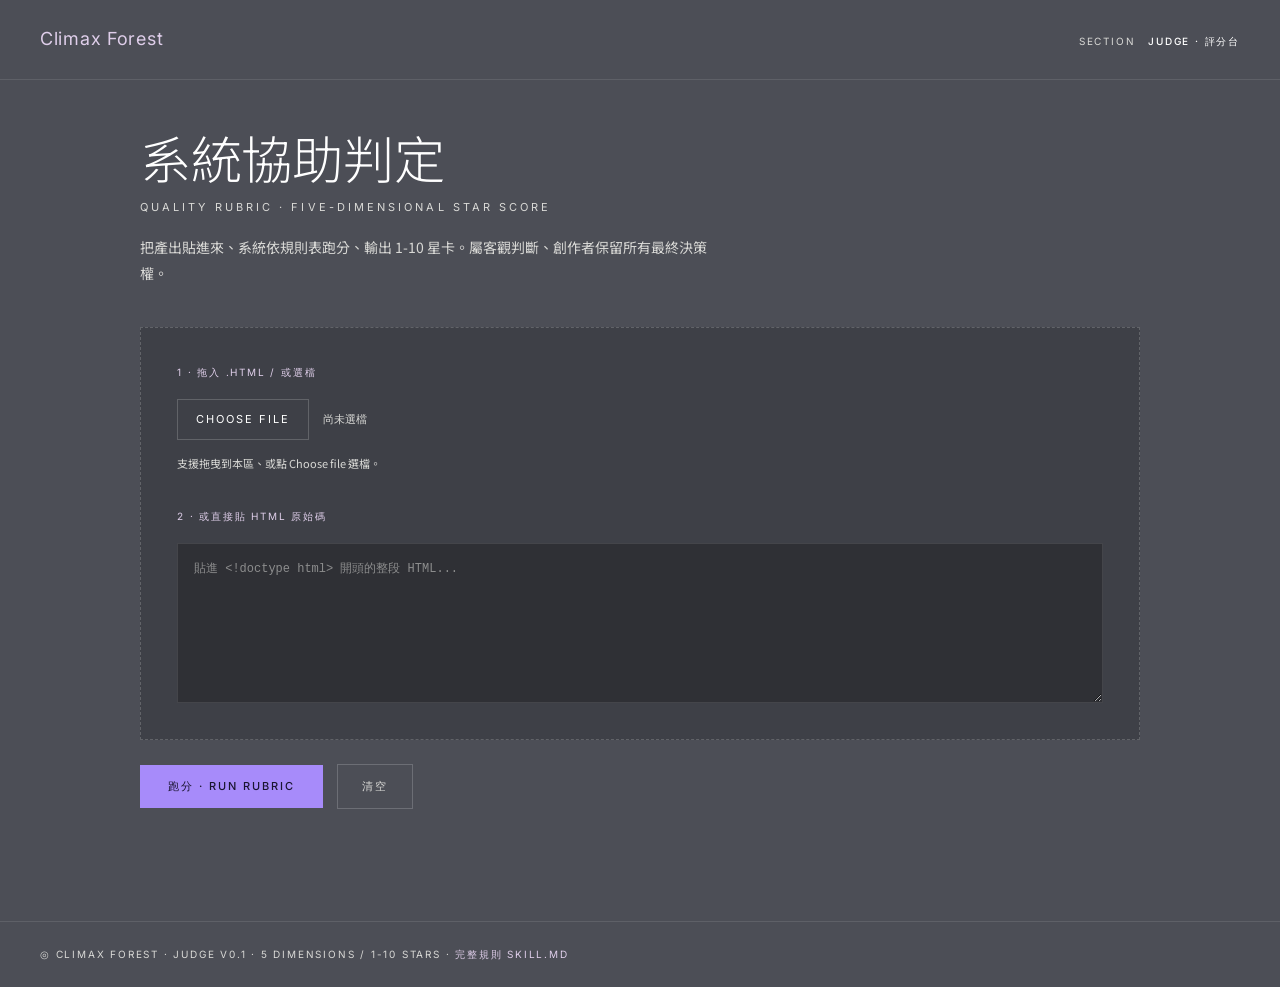
<file: judge/index.html>
<!DOCTYPE html>
<html lang="zh-Hant">
<head>
<meta charset="utf-8">
<meta name="viewport" content="width=device-width,initial-scale=1">
<title>Judge · 系統協助判定 · Climax Forest</title>
<meta name="theme-color" content="#4C4E56">
<link rel="preconnect" href="https://fonts.googleapis.com">
<link rel="preconnect" href="https://fonts.gstatic.com" crossorigin>
<link href="https://fonts.googleapis.com/css2?family=Inter:wght@300;400;500;700&family=Noto+Sans+TC:wght@300;400;500;700&display=swap" rel="stylesheet">
<style>
:root{
  --bg:#4C4E56;
  --bg-2:#63666A;
  --bg-3:#818387;
  --fg-mute:#D9D9D6;
  --fg:#FFFFFF;
  --iris-soft:#DFCEEA;
  --iris:#A78BFA;
  --hairline:rgba(255,255,255,0.10);
  --hairline-mid:rgba(255,255,255,0.18);
  --font-en:'Inter',-apple-system,BlinkMacSystemFont,sans-serif;
  --font-zh:'Noto Sans TC','PingFang TC','Yu Gothic',sans-serif;
  --tr-cap:0.18em;
  --tr-wide:0.28em;
  --ease:cubic-bezier(0.2,0,0,1);
  --dur:280ms;
}
*{box-sizing:border-box;}
html,body{margin:0;padding:0;background:var(--bg);color:var(--fg);font-family:var(--font-zh);line-height:1.7;-webkit-font-smoothing:antialiased;}
body{min-height:100vh;display:flex;flex-direction:column;}
@media (prefers-reduced-motion:reduce){*{animation:none!important;transition:none!important;}}

header.bar{
  display:flex;justify-content:space-between;align-items:baseline;
  padding:24px 40px;border-bottom:1px solid var(--hairline);
}
header.bar .brand{font-family:var(--font-en);font-size:18px;letter-spacing:0.04em;color:var(--iris-soft);}
header.bar .brand a{color:inherit;text-decoration:none;}
header.bar .crumb{font-family:var(--font-en);font-size:10px;letter-spacing:var(--tr-cap);color:var(--fg-mute);text-transform:uppercase;}
header.bar .crumb b{color:var(--fg);font-weight:500;margin-left:8px;}

main{flex:1;padding:48px 40px 80px;max-width:1080px;margin:0 auto;width:100%;}

.h-block{margin-bottom:40px;}
.h-zh{font-family:var(--font-zh);font-weight:300;font-size:clamp(32px,4vw,52px);line-height:1.15;margin:0 0 12px;letter-spacing:-0.005em;}
.h-en{font-family:var(--font-en);font-size:11px;letter-spacing:var(--tr-wide);text-transform:uppercase;color:var(--fg-mute);}
.h-lede{font-size:14px;color:var(--fg-mute);margin-top:18px;max-width:580px;line-height:1.85;}

.input-area{
  background:rgba(0,0,0,0.18);border:1px dashed var(--hairline-mid);border-radius:0;
  padding:36px;margin-bottom:24px;
  transition:border-color var(--dur) var(--ease),background var(--dur);
}
.input-area.dragover{border-color:var(--iris);background:rgba(167,139,250,0.08);}
.input-row{display:flex;flex-direction:column;gap:18px;}
.input-row label{font-family:var(--font-en);font-size:10px;letter-spacing:var(--tr-cap);color:var(--iris-soft);text-transform:uppercase;}
.input-row textarea{
  background:rgba(0,0,0,0.25);border:1px solid var(--hairline);color:var(--fg);
  font-family:'SF Mono','Menlo','Consolas',monospace;font-size:12px;line-height:1.6;
  padding:16px;min-height:160px;resize:vertical;width:100%;
}
.input-row textarea::placeholder{color:var(--fg-mute);opacity:0.55;}
.input-row .file-line{display:flex;align-items:center;gap:14px;flex-wrap:wrap;}
.input-row .file-line input[type=file]{display:none;}
.input-row .file-line .file-btn{
  display:inline-flex;align-items:center;gap:8px;
  background:transparent;border:1px solid var(--hairline-mid);color:var(--fg);
  font-family:var(--font-en);font-size:11px;letter-spacing:var(--tr-cap);text-transform:uppercase;
  padding:10px 18px;cursor:pointer;transition:border-color var(--dur),color var(--dur);
}
.input-row .file-line .file-btn:hover{border-color:var(--iris);color:var(--iris-soft);}
.input-row .file-line .file-name{font-family:var(--font-en);font-size:11px;color:var(--fg-mute);}
.input-row .hint{font-size:11px;color:var(--fg-mute);margin-top:-4px;}

.action-row{display:flex;gap:14px;align-items:center;flex-wrap:wrap;margin-bottom:32px;}
.btn-primary{
  background:var(--iris);color:#1a1530;border:none;
  font-family:var(--font-en);font-size:11px;letter-spacing:var(--tr-cap);text-transform:uppercase;font-weight:500;
  padding:14px 28px;cursor:pointer;transition:background var(--dur),transform var(--dur);
}
.btn-primary:hover{background:var(--iris-soft);}
.btn-primary:disabled{opacity:0.4;cursor:not-allowed;}
.btn-ghost{
  background:transparent;border:1px solid var(--hairline-mid);color:var(--fg-mute);
  font-family:var(--font-en);font-size:11px;letter-spacing:var(--tr-cap);text-transform:uppercase;
  padding:14px 24px;cursor:pointer;transition:border-color var(--dur),color var(--dur);
}
.btn-ghost:hover{border-color:var(--fg);color:var(--fg);}

.report{
  background:rgba(0,0,0,0.30);border:1px solid var(--hairline-mid);
  padding:36px;display:none;
}
.report.show{display:block;}
.report-head{display:flex;justify-content:space-between;align-items:baseline;border-bottom:1px solid var(--hairline);padding-bottom:18px;margin-bottom:28px;}
.report-head .ttl{font-family:var(--font-zh);font-weight:300;font-size:24px;}
.report-head .ttl .glyph{color:var(--iris);margin-right:8px;}
.report-head .meta{font-family:var(--font-en);font-size:10px;letter-spacing:var(--tr-cap);color:var(--fg-mute);text-transform:uppercase;}

.dim-row{display:grid;grid-template-columns:140px 1fr 70px;gap:18px;align-items:center;padding:14px 0;border-bottom:1px solid var(--hairline);}
.dim-row:last-of-type{border-bottom:none;}
.dim-row .dim-name{font-family:var(--font-zh);font-size:14px;color:var(--fg);}
.dim-row .dim-name .en{display:block;font-family:var(--font-en);font-size:9px;letter-spacing:var(--tr-cap);color:var(--fg-mute);text-transform:uppercase;margin-top:3px;}
.dim-row .stars{font-family:var(--font-en);font-size:18px;letter-spacing:0.04em;color:var(--iris);}
.dim-row .stars .empty{color:var(--bg-2);}
.dim-row .score{font-family:var(--font-en);font-size:13px;color:var(--fg);text-align:right;}
.dim-row .score .max{color:var(--fg-mute);}
.dim-row.na .stars{color:var(--bg-2);font-size:11px;letter-spacing:var(--tr-cap);}
.dim-row.na .score{color:var(--bg-2);}

.composite{
  margin-top:24px;padding:18px 0;border-top:2px solid var(--iris-soft);border-bottom:2px solid var(--iris-soft);
  display:flex;justify-content:space-between;align-items:baseline;
}
.composite .label{font-family:var(--font-en);font-size:11px;letter-spacing:var(--tr-cap);color:var(--iris-soft);text-transform:uppercase;}
.composite .value{font-family:var(--font-en);font-weight:500;font-size:24px;color:var(--fg);}
.composite .value .max{color:var(--fg-mute);font-size:14px;font-weight:300;}

.notes{margin-top:24px;}
.notes h4{font-family:var(--font-en);font-size:10px;letter-spacing:var(--tr-cap);color:var(--iris-soft);text-transform:uppercase;margin:0 0 12px;}
.notes ul{list-style:none;padding:0;margin:0;}
.notes li{padding:8px 0;font-size:13px;color:var(--fg-mute);border-bottom:1px solid var(--hairline);}
.notes li:last-child{border-bottom:none;}
.notes li::before{content:'· ';color:var(--iris);}

.disclaimer{
  margin-top:32px;padding-top:18px;border-top:1px solid var(--hairline);
  font-family:var(--font-en);font-size:10px;letter-spacing:0.04em;color:var(--fg-mute);
}
.disclaimer .glyph{color:var(--iris);}

.signals-toggle{
  margin-top:18px;
  font-family:var(--font-en);font-size:10px;letter-spacing:var(--tr-cap);color:var(--fg-mute);
  text-transform:uppercase;cursor:pointer;text-decoration:none;
  display:inline-flex;align-items:center;gap:6px;
}
.signals-toggle:hover{color:var(--iris-soft);}
.signals{display:none;margin-top:14px;font-family:'SF Mono','Menlo',monospace;font-size:11px;color:var(--fg-mute);background:rgba(0,0,0,0.2);padding:14px;line-height:1.8;}
.signals.show{display:block;}

footer{padding:24px 40px;border-top:1px solid var(--hairline);font-family:var(--font-en);font-size:10px;letter-spacing:var(--tr-cap);color:var(--fg-mute);text-transform:uppercase;}
footer a{color:var(--iris-soft);text-decoration:none;}
footer a:hover{color:var(--fg);}
</style>
</head>
<body>

<header class="bar">
  <div class="brand"><a href="/">Climax Forest</a></div>
  <div class="crumb">Section <b>Judge · 評分台</b></div>
</header>

<main>
  <div class="h-block">
    <h1 class="h-zh">系統協助判定</h1>
    <div class="h-en">Quality Rubric · Five-Dimensional Star Score</div>
    <p class="h-lede">把產出貼進來、系統依規則表跑分、輸出 1-10 星卡。屬客觀判斷、創作者保留所有最終決策權。</p>
  </div>

  <div class="input-area" id="dropzone">
    <div class="input-row">
      <label>1 · 拖入 .html / 或選檔</label>
      <div class="file-line">
        <label class="file-btn" for="file-input">Choose file</label>
        <input type="file" id="file-input" accept=".html,.htm,text/html">
        <span class="file-name" id="file-name">尚未選檔</span>
      </div>
      <div class="hint">支援拖曳到本區、或點 Choose file 選檔。</div>

      <label style="margin-top:18px;">2 · 或直接貼 HTML 原始碼</label>
      <textarea id="paste-input" placeholder="貼進 &lt;!doctype html&gt; 開頭的整段 HTML..."></textarea>
    </div>
  </div>

  <div class="action-row">
    <button class="btn-primary" id="run-btn">跑分 · Run Rubric</button>
    <button class="btn-ghost" id="clear-btn">清空</button>
  </div>

  <section class="report" id="report">
    <div class="report-head">
      <div class="ttl"><span class="glyph">◎</span>系統協助判定</div>
      <div class="meta" id="report-meta">—</div>
    </div>

    <div id="dims"></div>

    <div class="composite">
      <div class="label">綜合存活 · Composite</div>
      <div class="value" id="composite-value">—<span class="max"> / 10</span></div>
    </div>

    <div class="notes">
      <h4>注記 · Notes</h4>
      <ul id="notes-list"></ul>
    </div>

    <a class="signals-toggle" id="signals-toggle" href="#">▸ 顯示原始 signals（debug）</a>
    <pre class="signals" id="signals"></pre>

    <div class="disclaimer">
      <span class="glyph">◎</span> 客觀判斷 · 不代表創作意圖 · 創作者保留最終決策權
    </div>
  </section>
</main>

<footer>
  <span>◎ Climax Forest · Judge v0.1 · 5 dimensions / 1-10 stars · </span>
  <a href="../skills/quality-rubric/SKILL.md">完整規則 SKILL.md</a>
</footer>

<script>
'use strict';

const dimensions = [
  {key:'cohesion',     zh:'協調性',     en:'Cohesion'},
  {key:'consistency',  zh:'風格一致',   en:'Style Consistency'},
  {key:'visual2d',     zh:'2D 視覺力', en:'2D Visual Strength'},
  {key:'visual3d',     zh:'3D 視覺力', en:'3D Visual Strength'},
  {key:'originality',  zh:'獨創性',     en:'Originality'},
];

function $(id){return document.getElementById(id);}

function makeStars(n,total){
  if(n==null)return '<span style="color:var(--bg-2);font-size:11px;letter-spacing:0.18em;">N / A</span>';
  const filled = Math.round(n);
  const empty = total - filled;
  return '★'.repeat(filled) + '<span class="empty">' + '☆'.repeat(empty) + '</span>';
}

// ─── Heuristic scorer ────────────────────────────────
function scoreHTML(html){
  const sig = analyzeSignals(html);
  const scores = {};
  const notes = [];

  // 1. 協調性 / Cohesion
  // signals: font family count, color count, z-index spread, body element count
  let cohesion = 10;
  if(sig.fontFamilies > 5) {cohesion -= 3; notes.push('協調性：偵測到 ' + sig.fontFamilies + ' 種 font-family、>5 易視覺打架、可收斂至 ≤ 3');}
  else if(sig.fontFamilies > 3) cohesion -= 1;
  if(sig.distinctColors > 14) {cohesion -= 2; notes.push('協調性：偵測到 ' + sig.distinctColors + ' 種顏色 token、>14 易失系統感、可收斂');}
  else if(sig.distinctColors > 10) cohesion -= 1;
  if(sig.zIndexSpread > 200) {cohesion -= 1; notes.push('協調性：z-index 跨度 ' + sig.zIndexSpread + ' 過大、易出層級混亂');}
  scores.cohesion = Math.max(1, Math.min(10, cohesion));

  // 2. 風格一致 / Style Consistency
  // signals: kit metadata, axis comments, repeated class prefixes
  let consistency = 5; // baseline
  if(sig.hasKitMeta) consistency += 3;
  if(sig.hasAxisComments) consistency += 1;
  if(sig.classPrefixCohesion > 0.6) consistency += 1;
  else if(sig.classPrefixCohesion < 0.3) {consistency -= 1; notes.push('風格一致：class 命名分散、無共同前綴、Kit grammar 不明顯');}
  if(sig.fontFamilies > 5) consistency -= 2;
  scores.consistency = Math.max(1, Math.min(10, consistency));
  if(!sig.hasKitMeta) notes.push('風格一致：未偵測到 Kit metadata、可在 HTML 開頭註解標記 Kit 名稱以利追溯');

  // 3. 2D 視覺力 / 2D Visual Strength
  // signals: heading hierarchy, letter-spacing, font-weight variety, grid/flex
  let visual2d = 4;
  if(sig.headingDepth >= 3) visual2d += 2;
  if(sig.hasLetterSpacing) visual2d += 1;
  if(sig.fontWeightVariety >= 3) visual2d += 1;
  if(sig.usesGrid || sig.usesFlex) visual2d += 1;
  if(sig.hasClampType) visual2d += 1; // fluid type
  if(sig.hasCustomTypeClasses) visual2d += 1;
  scores.visual2d = Math.max(1, Math.min(10, visual2d));
  if(visual2d < 7) notes.push('2D 視覺力：可加強字體層次（h1/h2/h3 區隔）、字距、流體尺寸（clamp）');

  // 4. 3D 視覺力 / 3D Visual Strength
  // signals: Three.js, WebGL, camera, lights, materials, HDRI
  let visual3d = null;
  if(sig.hasThreeJs || sig.hasWebGL){
    visual3d = 4;
    if(sig.hasThreeJs) visual3d += 1;
    if(sig.hasCamera) visual3d += 1;
    if(sig.lightCount >= 2) visual3d += 1;
    if(sig.hasMaterial) visual3d += 1;
    if(sig.hasHDRI || sig.hasPMREM) visual3d += 1;
    if(sig.hasFog) visual3d += 1;
    visual3d = Math.max(1, Math.min(10, visual3d));
    if(visual3d < 7) notes.push('3D 視覺力：可加 HDRI 環境光 / 多層光源 / fog 厚度增加大氣感');
  } else {
    notes.push('3D 視覺力：未偵測到 Three.js / WebGL、此維標記 N/A、不計入綜合分');
  }
  scores.visual3d = visual3d;

  // 5. 獨創性 / Originality
  // signals: custom shaders, custom animations, file size, unique class names, View Transition
  let originality = 4;
  if(sig.hasShader) originality += 2;
  if(sig.keyframesCount >= 3) originality += 1;
  if(sig.hasViewTransition) originality += 1;
  if(sig.singleFileBytes > 50000) originality += 1; // crafted
  if(sig.classCount > 30 && sig.classPrefixCohesion < 0.7) originality += 1; // many custom classes
  if(sig.hasIcosa || sig.hasTorus || sig.hasVoronoi) originality += 1; // custom geometry
  scores.originality = Math.max(1, Math.min(10, originality));
  if(originality < 7) notes.push('獨創性：可加自訂 GLSL shader / 自訂 keyframes / View Transition / 跳脫 boilerplate 結構');

  // Composite
  const valid = Object.values(scores).filter(s => s != null);
  const composite = (valid.reduce((a,b)=>a+b,0) / valid.length).toFixed(1);

  return {scores, composite, notes, signals:sig};
}

function analyzeSignals(html){
  const lower = html.toLowerCase();
  const sig = {};
  sig.bytes = html.length;
  sig.singleFileBytes = html.length;

  // font-family count
  const ffMatches = [...lower.matchAll(/font-family\s*:\s*['"]?([^;}'"]+)/g)];
  const ffSet = new Set();
  ffMatches.forEach(m => {
    m[1].split(',').forEach(f => ffSet.add(f.trim().replace(/['"]/g,'').toLowerCase()));
  });
  sig.fontFamilies = ffSet.size;

  // distinct colors (hex + named css var refs)
  const hexMatches = [...lower.matchAll(/#[0-9a-f]{3,8}\b/g)];
  const cssVarMatches = [...lower.matchAll(/var\(\s*--([^)\s,]+)/g)];
  const colorSet = new Set();
  hexMatches.forEach(m => colorSet.add(m[0]));
  cssVarMatches.forEach(m => {
    const v = m[1];
    if(/color|fg|bg|paper|ink|hue|tint|shade|iris|ochre|primary|accent|black|white|gray|grey/.test(v))
      colorSet.add('var-'+v);
  });
  sig.distinctColors = colorSet.size;

  // z-index spread
  const zMatches = [...lower.matchAll(/z-index\s*:\s*(-?\d+)/g)];
  if(zMatches.length){
    const zs = zMatches.map(m => parseInt(m[1],10));
    sig.zIndexSpread = Math.max(...zs) - Math.min(...zs);
  } else sig.zIndexSpread = 0;

  // kit metadata
  sig.hasKitMeta = /kit\s*[:：]\s*\w/i.test(html) ||
                   /aesthetic[-_]?kit/i.test(html) ||
                   /climax\s*forest.*kit/i.test(html);
  sig.hasAxisComments = /\b(2d|3d|bridge)\s*\/\s*[a-z\-]+/i.test(html);

  // class prefix cohesion (proxy)
  const classMatches = [...lower.matchAll(/class\s*=\s*"([^"]+)"/g)];
  const allClasses = [];
  classMatches.forEach(m => m[1].split(/\s+/).forEach(c => c && allClasses.push(c)));
  sig.classCount = new Set(allClasses).size;
  if(allClasses.length){
    const prefixes = {};
    allClasses.forEach(c => {
      const p = c.split('-')[0] || c.split('_')[0] || c.slice(0,3);
      prefixes[p] = (prefixes[p]||0)+1;
    });
    const top = Math.max(...Object.values(prefixes));
    sig.classPrefixCohesion = top / allClasses.length;
  } else sig.classPrefixCohesion = 0;

  // heading depth
  let depth = 0;
  for(let i=1;i<=6;i++) if(new RegExp('<h'+i+'\\b','i').test(html)) depth = i;
  sig.headingDepth = depth;

  sig.hasLetterSpacing = /letter-spacing/i.test(html);
  const fwMatches = [...lower.matchAll(/font-weight\s*:\s*(\d+|bold|normal|light|medium)/g)];
  sig.fontWeightVariety = new Set(fwMatches.map(m=>m[1])).size;
  sig.usesGrid = /display\s*:\s*grid/i.test(html);
  sig.usesFlex = /display\s*:\s*flex/i.test(html);
  sig.hasClampType = /font-size\s*:\s*clamp\(/i.test(html);
  sig.hasCustomTypeClasses = /\.(title|heading|display|hero|h-|t-|type-)/i.test(html);

  // 3D signals
  sig.hasThreeJs = /three(\.module)?\.js|from\s+['"]three['"]|import.*three/i.test(html);
  sig.hasWebGL = /webgl/i.test(html);
  sig.hasCamera = /perspectivecamera|orthographiccamera/i.test(html);
  const lightMatches = [...lower.matchAll(/(ambientlight|directionallight|spotlight|hemispherelight|pointlight|rectarealight)/g)];
  sig.lightCount = new Set(lightMatches.map(m=>m[1])).size;
  sig.hasMaterial = /meshstandardmaterial|meshphysicalmaterial|meshbasicmaterial|shadermaterial/i.test(html);
  sig.hasHDRI = /rgbeloader|\.hdr['")]/i.test(html);
  sig.hasPMREM = /pmremgenerator/i.test(html);
  sig.hasFog = /fog\s*=|new\s+three\.fog/i.test(html);
  sig.hasShader = /shadermaterial|fragmentshader|vertexshader|<script\s+type=['"]x-shader/i.test(html);
  sig.hasIcosa = /icosahedrongeometry/i.test(html);
  sig.hasTorus = /torusgeometry/i.test(html);
  sig.hasVoronoi = /voronoi/i.test(html);

  sig.keyframesCount = (html.match(/@keyframes\s+[\w-]+/gi) || []).length;
  sig.hasViewTransition = /::view-transition|startviewtransition/i.test(html);

  return sig;
}

// ─── UI wiring ────────────────────────────────────────
const dropzone = $('dropzone');
const fileInput = $('file-input');
const fileName = $('file-name');
const pasteInput = $('paste-input');
const runBtn = $('run-btn');
const clearBtn = $('clear-btn');
const report = $('report');

let currentSource = ''; // 'file' | 'paste'

function readFile(file){
  if(!file) return;
  fileName.textContent = file.name + ' · ' + Math.round(file.size/1024) + ' KB';
  const reader = new FileReader();
  reader.onload = e => {
    pasteInput.value = e.target.result;
    currentSource = 'file';
  };
  reader.readAsText(file);
}

fileInput.addEventListener('change', e => readFile(e.target.files[0]));

['dragenter','dragover'].forEach(evt =>
  dropzone.addEventListener(evt, e => {e.preventDefault();dropzone.classList.add('dragover');}));
['dragleave','drop'].forEach(evt =>
  dropzone.addEventListener(evt, e => {e.preventDefault();dropzone.classList.remove('dragover');}));
dropzone.addEventListener('drop', e => {
  const file = e.dataTransfer.files[0];
  if(file) readFile(file);
});

pasteInput.addEventListener('input', () => {currentSource = 'paste';});

runBtn.addEventListener('click', () => {
  const html = pasteInput.value.trim();
  if(!html.length){
    alert('請先拖入檔案或貼 HTML 原始碼');
    return;
  }
  const result = scoreHTML(html);
  renderReport(result, currentSource);
});

clearBtn.addEventListener('click', () => {
  pasteInput.value = '';
  fileInput.value = '';
  fileName.textContent = '尚未選檔';
  report.classList.remove('show');
});

function renderReport(r, source){
  const stamp = new Date().toLocaleString('zh-TW',{hour12:false});
  $('report-meta').textContent = stamp + ' · ' + (source==='file'?'from file':'from paste');

  const dimsEl = $('dims');
  dimsEl.innerHTML = '';
  dimensions.forEach(d => {
    const score = r.scores[d.key];
    const isNa = score == null;
    const row = document.createElement('div');
    row.className = 'dim-row' + (isNa ? ' na' : '');
    row.innerHTML =
      '<div class="dim-name">'+d.zh+'<span class="en">'+d.en+'</span></div>' +
      '<div class="stars">'+ makeStars(score, 10) +'</div>' +
      '<div class="score">'+ (isNa ? 'N / A' : score) +'<span class="max">'+(isNa?'':' / 10')+'</span></div>';
    dimsEl.appendChild(row);
  });

  $('composite-value').innerHTML = r.composite + '<span class="max"> / 10</span>';

  const notesEl = $('notes-list');
  notesEl.innerHTML = '';
  if(r.notes.length === 0){
    const li = document.createElement('li');
    li.textContent = '無顯著改善建議 · 可進下一步。';
    notesEl.appendChild(li);
  } else {
    r.notes.forEach(n => {
      const li = document.createElement('li');
      li.textContent = n;
      notesEl.appendChild(li);
    });
  }

  $('signals').textContent = JSON.stringify(r.signals, null, 2);
  report.classList.add('show');
  report.scrollIntoView({behavior:'smooth',block:'start'});
}

$('signals-toggle').addEventListener('click', e => {
  e.preventDefault();
  $('signals').classList.toggle('show');
  e.target.textContent = $('signals').classList.contains('show')
    ? '▾ 收合原始 signals' : '▸ 顯示原始 signals（debug）';
});
</script>

</body>
</html>
</file>
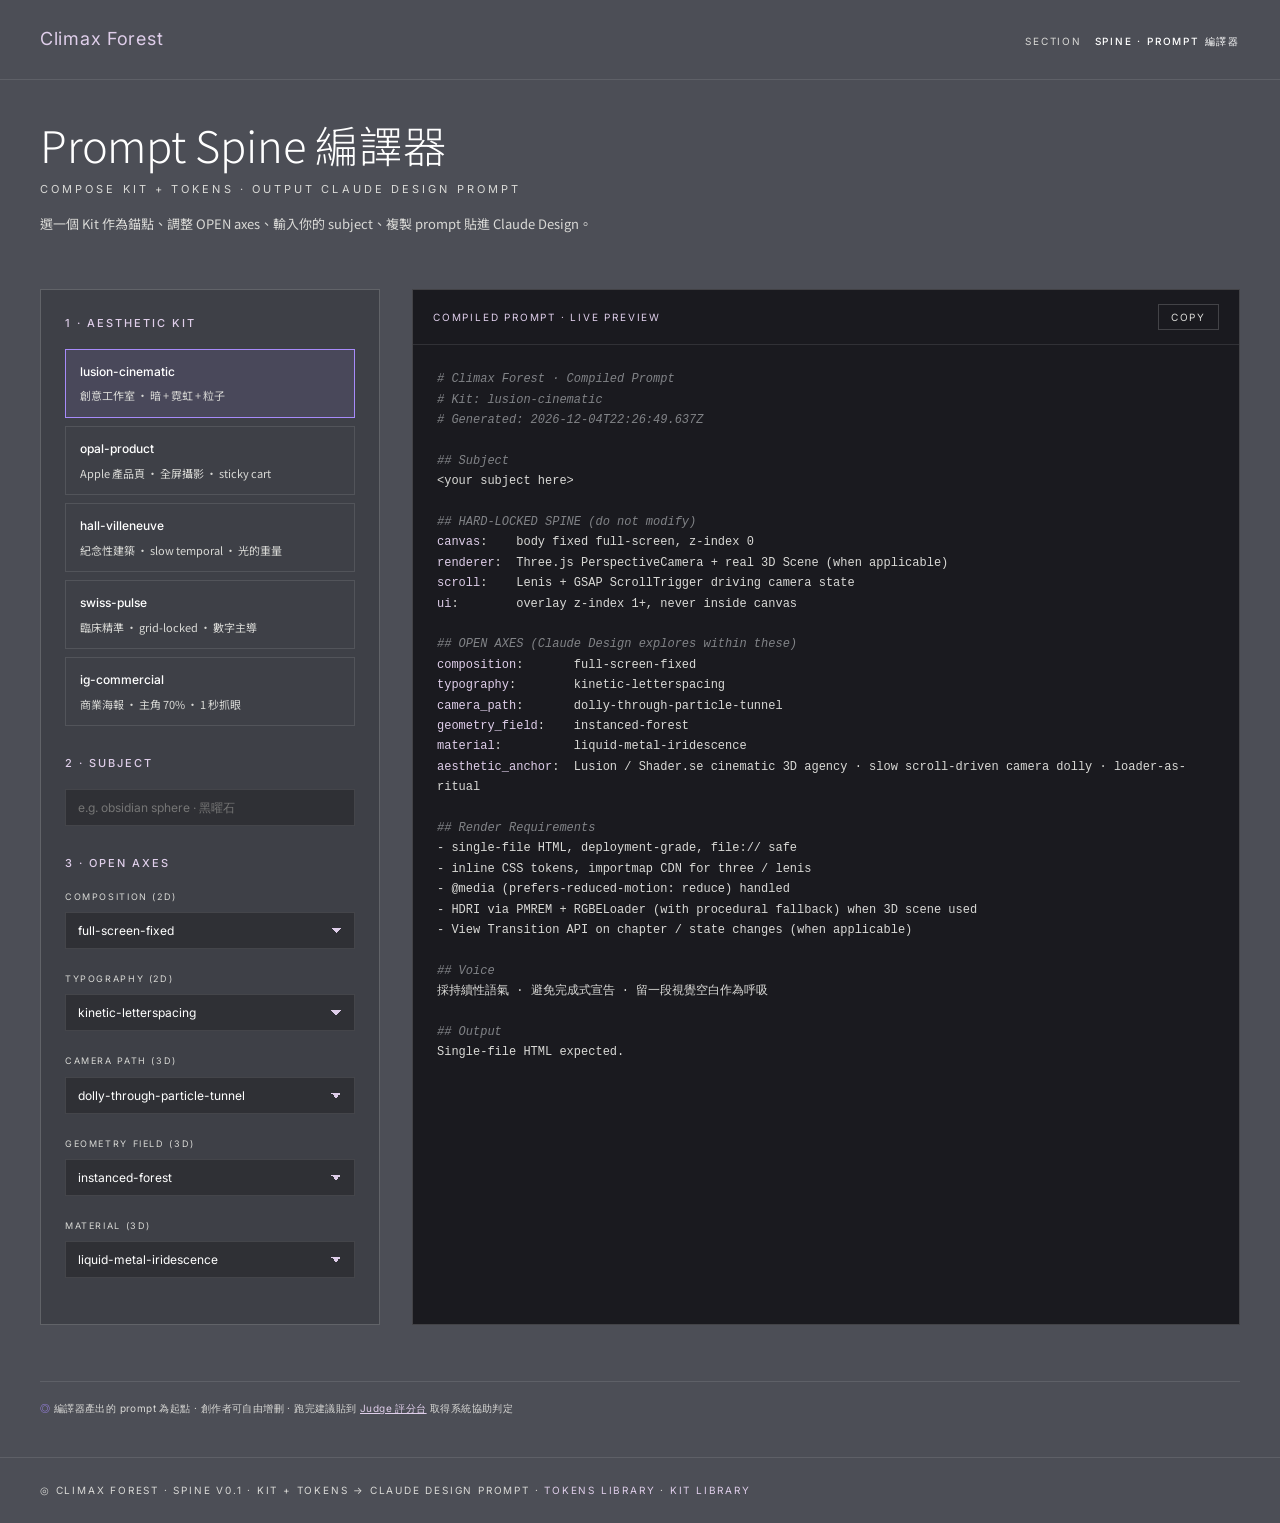
<file: spine/index.html>
<!DOCTYPE html>
<html lang="zh-Hant">
<head>
<meta charset="utf-8">
<meta name="viewport" content="width=device-width,initial-scale=1">
<title>Spine · Prompt 編譯器 · Climax Forest</title>
<meta name="theme-color" content="#4C4E56">
<link rel="preconnect" href="https://fonts.googleapis.com">
<link rel="preconnect" href="https://fonts.gstatic.com" crossorigin>
<link href="https://fonts.googleapis.com/css2?family=Inter:wght@300;400;500;700&family=Noto+Sans+TC:wght@300;400;500;700&display=swap" rel="stylesheet">
<style>
:root{
  --bg:#4C4E56;--bg-2:#63666A;--bg-3:#818387;
  --fg-mute:#D9D9D6;--fg:#FFFFFF;
  --iris-soft:#DFCEEA;--iris:#A78BFA;
  --hairline:rgba(255,255,255,0.10);--hairline-mid:rgba(255,255,255,0.18);
  --font-en:'Inter',-apple-system,BlinkMacSystemFont,sans-serif;
  --font-zh:'Noto Sans TC','PingFang TC','Yu Gothic',sans-serif;
  --tr-cap:0.18em;--tr-wide:0.28em;
  --ease:cubic-bezier(0.2,0,0,1);--dur:280ms;
}
*{box-sizing:border-box;}
html,body{margin:0;padding:0;background:var(--bg);color:var(--fg);font-family:var(--font-zh);line-height:1.7;-webkit-font-smoothing:antialiased;}
body{min-height:100vh;display:flex;flex-direction:column;}
@media (prefers-reduced-motion:reduce){*{animation:none!important;transition:none!important;}}

header.bar{display:flex;justify-content:space-between;align-items:baseline;padding:24px 40px;border-bottom:1px solid var(--hairline);}
header.bar .brand{font-family:var(--font-en);font-size:18px;letter-spacing:0.04em;color:var(--iris-soft);}
header.bar .brand a{color:inherit;text-decoration:none;}
header.bar .crumb{font-family:var(--font-en);font-size:10px;letter-spacing:var(--tr-cap);color:var(--fg-mute);text-transform:uppercase;}
header.bar .crumb b{color:var(--fg);font-weight:500;margin-left:8px;}

main{flex:1;padding:40px;max-width:1280px;margin:0 auto;width:100%;display:grid;grid-template-columns:340px 1fr;gap:32px;}
@media (max-width:980px){main{grid-template-columns:1fr;}}

.h-block{grid-column:1/-1;margin-bottom:8px;}
.h-zh{font-family:var(--font-zh);font-weight:300;font-size:clamp(28px,3.4vw,44px);line-height:1.15;margin:0 0 10px;letter-spacing:-0.005em;}
.h-en{font-family:var(--font-en);font-size:11px;letter-spacing:var(--tr-wide);text-transform:uppercase;color:var(--fg-mute);}
.h-lede{font-size:13px;color:var(--fg-mute);margin-top:14px;max-width:580px;line-height:1.85;}

.panel{background:rgba(0,0,0,0.18);border:1px solid var(--hairline-mid);padding:24px;}
.panel h3{font-family:var(--font-en);font-size:11px;letter-spacing:var(--tr-cap);color:var(--iris-soft);text-transform:uppercase;margin:0 0 16px;font-weight:500;}

.axis{margin-bottom:22px;}
.axis label.axis-label{display:block;font-family:var(--font-en);font-size:9px;letter-spacing:var(--tr-cap);color:var(--fg-mute);text-transform:uppercase;margin-bottom:8px;}
.axis select, .axis input[type=text]{
  width:100%;background:rgba(0,0,0,0.25);border:1px solid var(--hairline);color:var(--fg);
  font-family:var(--font-en);font-size:12px;padding:10px 12px;
  appearance:none;-webkit-appearance:none;
  background-image:linear-gradient(45deg,transparent 50%,var(--iris-soft) 50%),linear-gradient(135deg,var(--iris-soft) 50%,transparent 50%);
  background-position:calc(100% - 18px) center,calc(100% - 13px) center;background-size:5px 5px,5px 5px;background-repeat:no-repeat;
}
.axis input[type=text]{background-image:none;}
.axis select:focus,.axis input:focus{outline:none;border-color:var(--iris);}

.kit-radio{display:flex;flex-direction:column;gap:8px;}
.kit-radio label{
  display:flex;flex-direction:column;gap:4px;cursor:pointer;
  padding:12px 14px;border:1px solid var(--hairline);
  transition:border-color var(--dur),background var(--dur);
}
.kit-radio label:hover{border-color:var(--iris);background:rgba(167,139,250,0.05);}
.kit-radio label.checked{border-color:var(--iris);background:rgba(167,139,250,0.10);}
.kit-radio input{display:none;}
.kit-radio .kit-name{font-family:var(--font-en);font-size:12px;color:var(--fg);font-weight:500;}
.kit-radio .kit-mood{font-family:var(--font-zh);font-size:11px;color:var(--fg-mute);}

.preview{background:#1a1a1f;border:1px solid var(--hairline-mid);padding:0;display:flex;flex-direction:column;}
.preview-head{display:flex;justify-content:space-between;align-items:center;padding:14px 20px;border-bottom:1px solid var(--hairline);}
.preview-head .label{font-family:var(--font-en);font-size:10px;letter-spacing:var(--tr-cap);color:var(--iris-soft);text-transform:uppercase;}
.preview-head .actions{display:flex;gap:10px;}
.preview-head button{
  background:transparent;border:1px solid var(--hairline-mid);color:var(--fg-mute);
  font-family:var(--font-en);font-size:10px;letter-spacing:var(--tr-cap);text-transform:uppercase;
  padding:6px 12px;cursor:pointer;transition:border-color var(--dur),color var(--dur);
}
.preview-head button:hover{border-color:var(--iris);color:var(--iris-soft);}
.preview-head button.copied{border-color:var(--iris);color:var(--iris);}
.preview pre{margin:0;padding:24px;color:var(--fg-mute);font-family:'SF Mono','Menlo','Consolas',monospace;font-size:12px;line-height:1.7;overflow-x:auto;flex:1;white-space:pre-wrap;word-break:break-word;}
.preview pre .key{color:var(--iris-soft);}
.preview pre .val{color:var(--fg);}
.preview pre .comment{color:var(--bg-3);font-style:italic;}

.disclaimer{
  grid-column:1/-1;
  margin-top:24px;padding-top:18px;border-top:1px solid var(--hairline);
  font-family:var(--font-en);font-size:10px;letter-spacing:0.04em;color:var(--fg-mute);
}
.disclaimer .glyph{color:var(--iris);}

footer{padding:24px 40px;border-top:1px solid var(--hairline);font-family:var(--font-en);font-size:10px;letter-spacing:var(--tr-cap);color:var(--fg-mute);text-transform:uppercase;}
footer a{color:var(--iris-soft);text-decoration:none;}
footer a:hover{color:var(--fg);}
</style>
</head>
<body>

<header class="bar">
  <div class="brand"><a href="/">Climax Forest</a></div>
  <div class="crumb">Section <b>Spine · Prompt 編譯器</b></div>
</header>

<main>
  <div class="h-block">
    <h1 class="h-zh">Prompt Spine 編譯器</h1>
    <div class="h-en">Compose Kit + Tokens · Output Claude Design Prompt</div>
    <p class="h-lede">選一個 Kit 作為錨點、調整 OPEN axes、輸入你的 subject、複製 prompt 貼進 Claude Design。</p>
  </div>

  <aside class="panel">
    <h3>1 · Aesthetic Kit</h3>
    <div class="kit-radio" id="kit-radio">
      <!-- populated by JS -->
    </div>

    <h3 style="margin-top:28px;">2 · Subject</h3>
    <div class="axis">
      <input type="text" id="subject" placeholder="e.g. obsidian sphere · 黑曜石" />
    </div>

    <h3 style="margin-top:28px;">3 · OPEN Axes</h3>
    <div class="axis">
      <label class="axis-label">Composition (2D)</label>
      <select id="composition">
        <option value="full-screen-fixed">full-screen-fixed</option>
        <option value="hero-negative-space">hero-negative-space</option>
        <option value="overlay-z-stack">overlay-z-stack</option>
        <option value="vertical-scroll-sections">vertical-scroll-sections</option>
        <option value="grid-locked-12-col">grid-locked-12-col</option>
      </select>
    </div>
    <div class="axis">
      <label class="axis-label">Typography (2D)</label>
      <select id="typography">
        <option value="scroll-masked-reveal">scroll-masked-reveal</option>
        <option value="variable-axis-morph">variable-axis-morph</option>
        <option value="staggered-uppercase">staggered-uppercase</option>
        <option value="display-thin-mix-body-regular">display-thin-mix-body-regular</option>
        <option value="kinetic-letterspacing">kinetic-letterspacing</option>
      </select>
    </div>
    <div class="axis">
      <label class="axis-label">Camera Path (3D)</label>
      <select id="camera_path">
        <option value="dolly-through-particle-tunnel">dolly-through-particle-tunnel</option>
        <option value="orbital-pause-and-reveal">orbital-pause-and-reveal</option>
        <option value="depth-of-field-rack">depth-of-field-rack</option>
        <option value="static-multi-keyframe-three-stage-dolly">static-multi-keyframe-three-stage-dolly</option>
        <option value="anamorphic-pan">anamorphic-pan</option>
        <option value="none">none (純 2D)</option>
      </select>
    </div>
    <div class="axis">
      <label class="axis-label">Geometry Field (3D)</label>
      <select id="geometry_field">
        <option value="instanced-forest">instanced-forest</option>
        <option value="curve-following-lattice">curve-following-lattice</option>
        <option value="morphing-primitive-blob">morphing-primitive-blob</option>
        <option value="icosahedron-perturbed">icosahedron-perturbed</option>
        <option value="voronoi-cells-warped">voronoi-cells-warped</option>
        <option value="none">none</option>
      </select>
    </div>
    <div class="axis">
      <label class="axis-label">Material (3D)</label>
      <select id="material">
        <option value="KHR-transmission-glass">KHR-transmission-glass</option>
        <option value="subsurface-skin">subsurface-skin</option>
        <option value="liquid-metal-iridescence">liquid-metal-iridescence</option>
        <option value="volumetric-fog">volumetric-fog</option>
        <option value="meshphysical-clearcoat-sheen">meshphysical-clearcoat-sheen</option>
        <option value="none">none</option>
      </select>
    </div>
  </aside>

  <section class="preview">
    <div class="preview-head">
      <span class="label">Compiled Prompt · Live Preview</span>
      <div class="actions">
        <button id="copy-btn">Copy</button>
      </div>
    </div>
    <pre id="prompt-pre"></pre>
  </section>

  <div class="disclaimer">
    <span class="glyph">◎</span> 編譯器產出的 prompt 為起點 · 創作者可自由增刪 · 跑完建議貼到 <a href="../judge/" style="color:var(--iris-soft);">Judge 評分台</a> 取得系統協助判定
  </div>
</main>

<footer>
  <span>◎ Climax Forest · Spine v0.1 · Kit + Tokens → Claude Design Prompt · </span>
  <a href="../tokens/">Tokens Library</a> · <a href="../kits/">Kit Library</a>
</footer>

<script>
'use strict';

const kits = [
  {id:'lusion-cinematic',  name:'lusion-cinematic',  mood:'創意工作室 · 暗 + 霓虹 + 粒子',
   defaults:{composition:'full-screen-fixed', typography:'kinetic-letterspacing', camera_path:'dolly-through-particle-tunnel', geometry_field:'instanced-forest', material:'liquid-metal-iridescence'},
   anchor:'Lusion / Shader.se cinematic 3D agency · slow scroll-driven camera dolly · loader-as-ritual'},
  {id:'opal-product',      name:'opal-product',      mood:'Apple 產品頁 · 全屏攝影 · sticky cart',
   defaults:{composition:'hero-negative-space', typography:'display-thin-mix-body-regular', camera_path:'none', geometry_field:'none', material:'none'},
   anchor:'Apple product page minimalism · full-bleed product photography · sticky persistent purchase card · neutral gray + ONE warm accent'},
  {id:'hall-villeneuve',   name:'hall-villeneuve',   mood:'紀念性建築 · slow temporal · 光的重量',
   defaults:{composition:'full-screen-fixed', typography:'staggered-uppercase', camera_path:'static-multi-keyframe-three-stage-dolly', geometry_field:'icosahedron-perturbed', material:'meshphysical-clearcoat-sheen'},
   anchor:'Denis Villeneuve cinematic aspiration (Blade Runner 2049 / Arrival / Dune) · monumental architecture · cool palette + surgical warm accent · silence carrying weight'},
  {id:'swiss-pulse',       name:'swiss-pulse',       mood:'臨床精準 · grid-locked · 數字主導',
   defaults:{composition:'grid-locked-12-col', typography:'staggered-uppercase', camera_path:'none', geometry_field:'none', material:'none'},
   anchor:'Josef Müller-Brockmann Swiss grid · black/white + ONE electric accent · numbers dominate (80-120px) · expo.out / power4.out · hard cuts no decorative transitions'},
  {id:'ig-commercial',     name:'ig-commercial',     mood:'商業海報 · 主角 70% · 1 秒抓眼',
   defaults:{composition:'hero-negative-space', typography:'display-thin-mix-body-regular', camera_path:'none', geometry_field:'none', material:'none'},
   anchor:'IG / Threads commercial poster · subject 70%+ visual / text 30%- · strong photography hero · platform-ready 4:5 or 1:1 framing'}
];

function $(id){return document.getElementById(id);}

// Render kit radio
const kitRadio = $('kit-radio');
kits.forEach((k,i) => {
  const lbl = document.createElement('label');
  if(i===0) lbl.classList.add('checked');
  lbl.innerHTML = '<input type="radio" name="kit" value="'+k.id+'"'+(i===0?' checked':'')+' />' +
                  '<span class="kit-name">'+k.name+'</span>' +
                  '<span class="kit-mood">'+k.mood+'</span>';
  kitRadio.appendChild(lbl);
});

function applyKitDefaults(kitId){
  const k = kits.find(x => x.id === kitId);
  if(!k) return;
  for(const [axis,val] of Object.entries(k.defaults)){
    const el = $(axis);
    if(el) el.value = val;
  }
}

kitRadio.addEventListener('change', e => {
  if(e.target.name !== 'kit') return;
  // toggle checked class
  kitRadio.querySelectorAll('label').forEach(l => l.classList.remove('checked'));
  e.target.parentElement.classList.add('checked');
  applyKitDefaults(e.target.value);
  rebuild();
});

document.querySelectorAll('main aside select, main aside input').forEach(el => {
  el.addEventListener('input', rebuild);
  el.addEventListener('change', rebuild);
});

applyKitDefaults('lusion-cinematic');

function rebuild(){
  const kitId = document.querySelector('[name=kit]:checked')?.value || 'lusion-cinematic';
  const k = kits.find(x => x.id === kitId);
  const subject = $('subject').value.trim() || '<your subject here>';
  const composition = $('composition').value;
  const typography = $('typography').value;
  const camera_path = $('camera_path').value;
  const geometry_field = $('geometry_field').value;
  const material = $('material').value;

  const prompt = `# Climax Forest · Compiled Prompt
# Kit: ${k.name}
# Generated: ${new Date().toISOString()}

## Subject
${subject}

## HARD-LOCKED SPINE (do not modify)
canvas:    body fixed full-screen, z-index 0
renderer:  Three.js PerspectiveCamera + real 3D Scene (when applicable)
scroll:    Lenis + GSAP ScrollTrigger driving camera state
ui:        overlay z-index 1+, never inside canvas

## OPEN AXES (Claude Design explores within these)
composition:       ${composition}
typography:        ${typography}
camera_path:       ${camera_path}
geometry_field:    ${geometry_field}
material:          ${material}
aesthetic_anchor:  ${k.anchor}

## Render Requirements
- single-file HTML, deployment-grade, file:// safe
- inline CSS tokens, importmap CDN for three / lenis
- @media (prefers-reduced-motion: reduce) handled
- HDRI via PMREM + RGBELoader (with procedural fallback) when 3D scene used
- View Transition API on chapter / state changes (when applicable)

## Voice
採持續性語氣 · 避免完成式宣告 · 留一段視覺空白作為呼吸

## Output
Single-file HTML expected.
`;

  // syntax highlight (simple)
  const html = prompt
    .replace(/&/g,'&amp;').replace(/</g,'&lt;').replace(/>/g,'&gt;')
    .replace(/^(#.*)$/gm,'<span class="comment">$1</span>')
    .replace(/^([a-z_]+):/gim,'<span class="key">$1</span>:');
  $('prompt-pre').innerHTML = html;
}

$('copy-btn').addEventListener('click', () => {
  const text = $('prompt-pre').innerText;
  navigator.clipboard.writeText(text).then(() => {
    const btn = $('copy-btn');
    btn.textContent = 'Copied ✓';
    btn.classList.add('copied');
    setTimeout(() => {btn.textContent = 'Copy';btn.classList.remove('copied');}, 1800);
  });
});

rebuild();
</script>

</body>
</html>
</file>
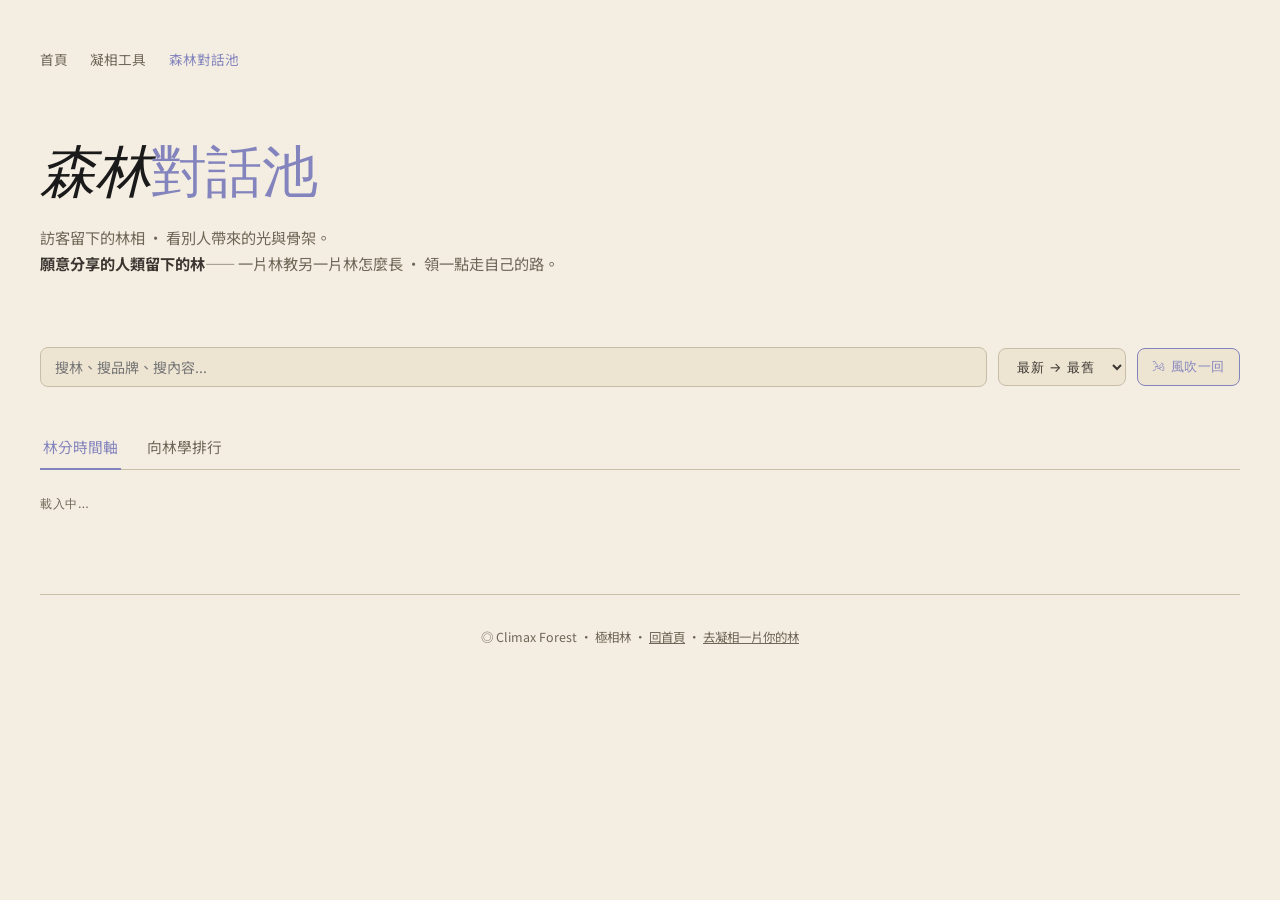
<file: pool.html>
<!DOCTYPE html>
<html lang="zh-Hant">
<head>
<meta charset="UTF-8" />
<meta name="viewport" content="width=device-width, initial-scale=1.0" />
<meta name="theme-color" content="#8384BD" />
<meta http-equiv="Cache-Control" content="no-cache, no-store, must-revalidate" />
<meta http-equiv="Pragma" content="no-cache" />
<meta http-equiv="Expires" content="0" />
<title>森林對話池 · Climax Forest Pool</title>
<meta name="description" content="森林對話池 · 訪客留下的林相 · 看別人帶來的光與骨架。" />

<link rel="preconnect" href="https://fonts.googleapis.com" />
<link rel="preconnect" href="https://fonts.gstatic.com" crossorigin />
<link href="https://fonts.googleapis.com/css2?family=Inter:wght@300;400;500;700&family=Noto+Sans+TC:wght@300;400;500;700&family=Playfair+Display:ital,wght@0,500;0,600;1,500&display=swap" rel="stylesheet" />

<style>
:root {
  --deep:   #F4EDE1;
  --deep-2: #EDE4D2;
  --snow:   #1A1A1A;
  --bone:   #3A3530;
  --smoke:  #6E6656;
  --ash:    #C8BEA8;
  --iris:   #8384BD;
  --orange: #C2765A;
  --leaf:   #7A8B5C;
  --f-en:   'Inter', sans-serif;
  --f-zh:   'Noto Sans TC', sans-serif;
  --f-ser:  'Playfair Display', serif;
}
* { box-sizing: border-box; margin: 0; padding: 0; }
body {
  background: var(--deep);
  color: var(--snow);
  font-family: var(--f-zh), var(--f-en);
  min-height: 100vh;
  padding: 3rem 2rem 6rem;
  line-height: 1.7;
}
.wrap { max-width: 1200px; margin: 0 auto; }
.nav { display: flex; gap: 1.4rem; font-size: 0.85rem; color: var(--smoke); margin-bottom: 3rem; }
.nav a { color: var(--smoke); text-decoration: none; border-bottom: 1px solid transparent; transition: 0.2s; }
.nav a:hover { color: var(--iris); border-bottom-color: var(--iris); }
.nav a.active { color: var(--iris); }

h1 {
  font-family: var(--f-ser);
  font-size: clamp(2rem, 5vw, 3.5rem);
  font-weight: 500;
  font-style: italic;
  color: var(--snow);
  margin-bottom: 0.6rem;
  letter-spacing: -0.01em;
}
h1 em { color: var(--iris); font-style: normal; }
.intro {
  color: var(--smoke);
  margin-bottom: 2.4rem;
  max-width: 680px;
  font-size: 0.95rem;
}
.intro strong { color: var(--bone); }

/* === Dashboard 統計 === */
.dashboard {
  display: grid;
  grid-template-columns: repeat(auto-fit, minmax(180px, 1fr));
  gap: 0.8rem;
  margin-bottom: 2rem;
}
.stat {
  background: var(--deep-2);
  border: 1px solid var(--ash);
  border-radius: 10px;
  padding: 0.9rem 1.1rem;
}
.stat .label {
  font-size: 0.7rem;
  color: var(--smoke);
  letter-spacing: 0.05em;
  text-transform: uppercase;
  font-family: var(--f-en);
  margin-bottom: 0.3rem;
}
.stat .value {
  font-family: var(--f-ser);
  font-size: 1.5rem;
  font-weight: 500;
  color: var(--bone);
  line-height: 1.1;
}
.stat .sub {
  font-size: 0.75rem;
  color: var(--smoke);
  margin-top: 0.2rem;
}

/* === Toolbar === */
.toolbar {
  display: flex;
  gap: 0.7rem;
  flex-wrap: wrap;
  margin-bottom: 1rem;
  align-items: center;
}
.toolbar .search {
  flex: 1;
  min-width: 240px;
  padding: 0.55rem 0.9rem;
  border-radius: 8px;
  border: 1px solid var(--ash);
  background: var(--deep-2);
  color: var(--snow);
  font-family: var(--f-zh), var(--f-en);
  font-size: 0.88rem;
}
.toolbar .search:focus {
  outline: none;
  border-color: var(--iris);
}
.toolbar select, .toolbar .wind-btn {
  padding: 0.55rem 0.9rem;
  border-radius: 8px;
  border: 1px solid var(--ash);
  background: var(--deep-2);
  color: var(--bone);
  font-family: var(--f-en);
  font-size: 0.82rem;
  cursor: pointer;
  letter-spacing: 0.04em;
}
.toolbar .wind-btn {
  border-color: var(--iris);
  color: var(--iris);
  transition: 0.2s;
}
.toolbar .wind-btn:hover {
  background: var(--iris);
  color: var(--deep);
}

/* === Filter chips === */
.filters {
  display: flex;
  flex-wrap: wrap;
  gap: 0.4rem;
  margin-bottom: 1.4rem;
  align-items: center;
}
.filter-group {
  display: flex;
  gap: 0.3rem;
  align-items: center;
  padding-right: 0.8rem;
  border-right: 1px solid var(--ash);
}
.filter-group:last-child { border-right: none; }
.filter-group .group-label {
  font-size: 0.72rem;
  color: var(--smoke);
  font-family: var(--f-en);
  letter-spacing: 0.06em;
  text-transform: uppercase;
  margin-right: 0.2rem;
}
.chip {
  padding: 0.28rem 0.7rem;
  border-radius: 999px;
  border: 1px solid var(--ash);
  background: transparent;
  color: var(--smoke);
  font-size: 0.75rem;
  cursor: pointer;
  transition: 0.15s;
  font-family: var(--f-zh), var(--f-en);
}
.chip:hover { border-color: var(--iris); color: var(--iris); }
.chip.on {
  background: var(--iris);
  color: var(--deep);
  border-color: var(--iris);
}
.clear-btn {
  padding: 0.28rem 0.6rem;
  background: transparent;
  color: var(--smoke);
  border: none;
  font-size: 0.72rem;
  cursor: pointer;
  text-decoration: underline;
}
.clear-btn:hover { color: var(--orange); }

/* === Tabs === */
.tabs {
  display: flex;
  gap: 1.4rem;
  margin-bottom: 1.4rem;
  border-bottom: 1px solid var(--ash);
}
.tab {
  padding: 0.7rem 0.2rem;
  background: transparent;
  border: none;
  color: var(--smoke);
  font-family: var(--f-zh), var(--f-en);
  font-size: 0.92rem;
  cursor: pointer;
  border-bottom: 2px solid transparent;
  margin-bottom: -1px;
}
.tab:hover { color: var(--bone); }
.tab.active {
  color: var(--iris);
  border-bottom-color: var(--iris);
}

/* === 時間分區 === */
.time-section {
  margin-bottom: 2.6rem;
}
.time-section h3 {
  font-family: var(--f-ser);
  font-style: italic;
  font-weight: 500;
  font-size: 1.4rem;
  color: var(--bone);
  margin-bottom: 1rem;
  display: flex;
  align-items: baseline;
  gap: 0.7rem;
}
.time-section h3 .count {
  font-family: var(--f-en);
  font-size: 0.78rem;
  color: var(--smoke);
  font-style: normal;
  letter-spacing: 0.04em;
}
.silent-hint {
  font-size: 0.78rem;
  color: var(--smoke);
  margin-top: -0.6rem;
  margin-bottom: 0.8rem;
  font-style: italic;
}

.status {
  font-size: 0.78rem;
  color: var(--smoke);
  margin-bottom: 1rem;
  font-family: var(--f-en);
  letter-spacing: 0.05em;
}

/* === Grid === */
.grid {
  display: grid;
  grid-template-columns: repeat(auto-fill, minmax(320px, 1fr));
  gap: 1.4rem;
}

.card {
  background: var(--deep-2);
  border: 1px solid var(--ash);
  border-radius: 14px;
  padding: 1.4rem;
  display: flex;
  flex-direction: column;
  gap: 0.8rem;
  transition: 0.2s;
  scroll-margin-top: 2rem;
}
.card:hover {
  border-color: var(--iris);
  transform: translateY(-2px);
}
.card.highlight {
  border-color: var(--iris);
  box-shadow: 0 0 0 3px rgba(131, 132, 189, 0.2);
}
.card.ranked {
  border-color: var(--leaf);
}

.card .head {
  display: flex;
  align-items: center;
  gap: 0.7rem;
  padding-bottom: 0.6rem;
  border-bottom: 1px dashed var(--ash);
}
.card .num {
  font-family: var(--f-en);
  font-size: 0.7rem;
  color: var(--smoke);
  font-weight: 500;
  letter-spacing: 0.06em;
}
.card .swatches {
  display: flex;
  gap: 0.3rem;
}
.card .swatch {
  width: 18px; height: 18px;
  border-radius: 50%;
  border: 1px solid rgba(0,0,0,0.1);
}
.card .brand {
  font-weight: 500;
  color: var(--bone);
  font-size: 0.92rem;
  flex: 1;
  overflow: hidden;
  text-overflow: ellipsis;
  white-space: nowrap;
}
.card .time {
  font-family: var(--f-en);
  font-size: 0.7rem;
  color: var(--smoke);
  letter-spacing: 0.04em;
}

.card .axes {
  display: flex;
  flex-wrap: wrap;
  gap: 0.3rem;
  font-size: 0.72rem;
}
.card .axis {
  background: var(--deep);
  color: var(--smoke);
  padding: 0.18rem 0.5rem;
  border-radius: 999px;
  border: 1px solid var(--ash);
}
.card .axis strong { color: var(--bone); margin-right: 0.3rem; font-weight: 500; }

.card .fonts {
  font-size: 0.72rem;
  color: var(--smoke);
}

/* === Prompt 截斷 + hover 展開（防靜態爬蟲） === */
.card .prompt-box {
  position: relative;
  background: var(--deep);
  border: 1px solid var(--ash);
  border-radius: 8px;
  font-size: 0.74rem;
  font-family: var(--f-en);
  color: var(--bone);
  line-height: 1.5;
  overflow: hidden;
}
.card .prompt-box .preview {
  padding: 0.8rem;
  white-space: pre-wrap;
  max-height: 100px;
  overflow: hidden;
  position: relative;
}
.card .prompt-box .preview::after {
  content: "";
  position: absolute;
  bottom: 0; left: 0; right: 0;
  height: 30px;
  background: linear-gradient(transparent, var(--deep));
  pointer-events: none;
}
.card .prompt-box.expanded .preview {
  max-height: 320px;
  overflow: auto;
}
.card .prompt-box.expanded .preview::after { display: none; }
.card .expand-btn {
  display: block;
  width: 100%;
  padding: 0.4rem;
  background: var(--deep-2);
  border: none;
  border-top: 1px dashed var(--ash);
  color: var(--smoke);
  font-family: var(--f-en);
  font-size: 0.7rem;
  cursor: pointer;
  letter-spacing: 0.04em;
}
.card .expand-btn:hover { color: var(--iris); }

/* === Card actions === */
.card .actions {
  display: flex;
  gap: 0.5rem;
  margin-top: auto;
  flex-wrap: wrap;
}
.card .btn {
  font-family: var(--f-en);
  font-size: 0.72rem;
  padding: 0.4rem 0.8rem;
  border-radius: 6px;
  background: transparent;
  color: var(--smoke);
  border: 1px solid var(--ash);
  cursor: pointer;
  letter-spacing: 0.04em;
  transition: 0.2s;
  display: inline-flex;
  align-items: center;
  gap: 0.3rem;
  font-family: var(--f-zh), var(--f-en);
}
.card .btn:hover {
  border-color: var(--iris);
  color: var(--iris);
}
.card .btn.tribute {
  border-color: var(--leaf);
  color: var(--leaf);
}
.card .btn.tribute:hover {
  background: var(--leaf);
  color: var(--deep);
}
.card .btn.wind {
  border-color: var(--iris);
  color: var(--iris);
}
.card .tribute-count {
  font-size: 0.7rem;
  color: var(--smoke);
  margin-left: auto;
  font-family: var(--f-en);
}
.card .tribute-count strong {
  color: var(--leaf);
  font-weight: 500;
}

.card .similar-btn {
  background: transparent;
  border: none;
  color: var(--smoke);
  font-size: 0.72rem;
  cursor: pointer;
  text-align: left;
  padding: 0.4rem 0;
  text-decoration: underline;
  font-family: var(--f-zh), var(--f-en);
}
.card .similar-btn:hover { color: var(--iris); }
.card .similar-list {
  display: none;
  flex-direction: column;
  gap: 0.3rem;
  padding: 0.6rem 0.8rem;
  background: var(--deep);
  border: 1px dashed var(--ash);
  border-radius: 6px;
  margin-top: 0.4rem;
  font-size: 0.74rem;
}
.card .similar-list.open { display: flex; }
.card .similar-list a {
  color: var(--bone);
  text-decoration: none;
  border-bottom: 1px solid transparent;
  transition: 0.15s;
}
.card .similar-list a:hover {
  color: var(--iris);
  border-bottom-color: var(--iris);
}

/* === States === */
.empty, .loading, .errored {
  text-align: center;
  padding: 3rem 2rem;
  color: var(--smoke);
  border: 1px dashed var(--ash);
  border-radius: 14px;
  font-size: 0.95rem;
  grid-column: 1 / -1;
}
.empty h3, .errored h3 {
  font-family: var(--f-ser);
  font-style: italic;
  color: var(--bone);
  margin-bottom: 1rem;
  font-weight: 500;
  font-size: 1.4rem;
}
.errored { color: var(--orange); }
.errored code {
  display: block;
  margin-top: 1rem;
  font-family: var(--f-en);
  font-size: 0.78rem;
  background: var(--deep-2);
  padding: 0.6rem;
  border-radius: 6px;
  word-break: break-all;
  color: var(--smoke);
}

footer {
  margin-top: 5rem;
  padding-top: 2rem;
  border-top: 1px solid var(--ash);
  color: var(--smoke);
  font-size: 0.78rem;
  text-align: center;
}
footer a { color: var(--smoke); }

@media (max-width: 600px) {
  body { padding: 2rem 1rem 4rem; }
  .toolbar .search { min-width: 0; }
  .filter-group { border-right: none; padding-right: 0; }
}
</style>
</head>
<body>

<div class="wrap">
  <nav class="nav">
    <a href="/">首頁</a>
    <a href="/">凝相工具</a>
    <a href="/pool.html" class="active">森林對話池</a>
  </nav>

  <h1>森林<em>對話池</em></h1>
  <p class="intro">
    訪客留下的林相 · 看別人帶來的光與骨架。<br/>
    <strong>願意分享的人類留下的林</strong>——
    一片林教另一片林怎麼長 · 領一點走自己的路。
  </p>

  <!-- Dashboard 統計 -->
  <div class="dashboard" id="dashboard"></div>

  <!-- Toolbar: 搜尋 + 排序 + 風吹一回 -->
  <div class="toolbar">
    <input class="search" id="search" placeholder="搜林、搜品牌、搜內容..." />
    <select id="sort">
      <option value="newest">最新 → 最舊</option>
      <option value="oldest">最舊 → 最新</option>
      <option value="random">隨機</option>
    </select>
    <button class="wind-btn" id="windBtn">🌬 風吹一回</button>
  </div>

  <!-- Filter chips -->
  <div class="filters" id="filters"></div>

  <!-- Tabs -->
  <div class="tabs">
    <button class="tab active" data-view="recent">林分時間軸</button>
    <button class="tab" data-view="ranking">向林學排行</button>
  </div>

  <div class="status" id="status">載入中…</div>

  <!-- 林分時間軸視圖 -->
  <div id="view-recent"></div>

  <!-- 排行榜視圖 -->
  <div id="view-ranking" hidden></div>

  <footer>
    ◎ Climax Forest · 極相林 ·
    <a href="/">回首頁</a> ·
    <a href="/">去凝相一片你的林</a>
  </footer>
</div>

<script type="module">
  import { createClient } from 'https://esm.sh/@supabase/supabase-js@2';

  const SUPABASE_URL = 'https://jwwxndqqwzkjnccpktya.supabase.co';
  const SUPABASE_KEY = 'sb_publishable_p1Ppq0OcYpNqKyTNVghWnQ_TQP-yZai';
  const supabase = createClient(SUPABASE_URL, SUPABASE_KEY);

  const $  = (s) => document.querySelector(s);
  const $$ = (s) => Array.from(document.querySelectorAll(s));

  const escapeHtml = (s) => String(s ?? '')
    .replace(/&/g, '&amp;').replace(/</g, '&lt;').replace(/>/g, '&gt;')
    .replace(/"/g, '&quot;').replace(/'/g, '&#39;');

  // ===== State =====
  const state = {
    raw: [],            // 原始資料（含 tribute count、流水號）
    filtered: [],       // 過濾後
    view: 'recent',     // recent / ranking
    sort: 'newest',
    search: '',
    filters: {
      color: new Set(),    // 暖 / 冷 / 中性
      typo: new Set(),     // 襯線 / 黑體
      style: new Set(),    // 動態
      physics: new Set(),  // 動態
    }
  };

  // ===== Helpers =====
  const fmtTime = (ts) => {
    const d = new Date(ts);
    const now = new Date();
    const diffMs = now - d;
    const diffMin = Math.floor(diffMs / 60000);
    const diffHr  = Math.floor(diffMs / 3600000);
    const diffDay = Math.floor(diffMs / 86400000);
    if (diffMin < 1)   return 'just now';
    if (diffMin < 60)  return `${diffMin}m ago`;
    if (diffHr < 24)   return `${diffHr}h ago`;
    if (diffDay < 30)  return `${diffDay}d ago`;
    return d.toISOString().slice(0, 10);
  };

  // hex → 色系（暖/冷/中性）
  const hexToHSL = (hex) => {
    if (!hex || !/^#[0-9a-f]{6}$/i.test(hex)) return null;
    const r = parseInt(hex.slice(1,3), 16) / 255;
    const g = parseInt(hex.slice(3,5), 16) / 255;
    const b = parseInt(hex.slice(5,7), 16) / 255;
    const max = Math.max(r,g,b), min = Math.min(r,g,b);
    let h = 0, s = 0, l = (max+min)/2;
    if (max !== min) {
      const d = max - min;
      s = l > 0.5 ? d / (2-max-min) : d / (max+min);
      switch(max) {
        case r: h = ((g-b)/d + (g<b ? 6 : 0)); break;
        case g: h = ((b-r)/d + 2); break;
        case b: h = ((r-g)/d + 4); break;
      }
      h *= 60;
    }
    return { h, s, l };
  };
  const colorFamily = (hex) => {
    const hsl = hexToHSL(hex);
    if (!hsl) return null;
    if (hsl.s < 0.12) return '中性';
    if ((hsl.h >= 0 && hsl.h < 60) || hsl.h >= 300) return '暖';
    if (hsl.h >= 60 && hsl.h < 180) return '中性';
    return '冷';
  };

  // 字型 → 類別
  const fontFamily = (name) => {
    if (!name) return null;
    const n = name.toLowerCase();
    if (/playfair|serif|georgia|times|noto serif/.test(n)) return '襯線';
    if (/inter|noto sans|helvetica|arial|sans/.test(n)) return '黑體';
    return null;
  };

  // 時間分群
  const periodOf = (ts) => {
    const d = new Date(ts);
    const now = new Date();
    const diffMs = now - d;
    const diffDay = diffMs / 86400000;
    const today = new Date(now.getFullYear(), now.getMonth(), now.getDate());
    const isToday = d >= today;
    const weekStart = new Date(today); weekStart.setDate(today.getDate() - today.getDay());
    const lastWeekStart = new Date(weekStart); lastWeekStart.setDate(weekStart.getDate() - 7);
    if (isToday) return 'today';
    if (d >= weekStart) return 'week';
    if (d >= lastWeekStart) return 'lastweek';
    if (diffDay < 30) return 'recent';
    return 'silent';
  };

  // 六軸距離
  const sixAxesDistance = (a, b) => {
    if (!a || !b) return 999;
    const keys = ['intent','subject','style_primary','style_perturb','layout','typography','bilingual','physics'];
    let d = 0;
    keys.forEach(k => {
      if ((a[k] || '') !== (b[k] || '')) d += 1;
    });
    return d;
  };

  // Fisher-Yates shuffle
  const shuffle = (arr) => {
    const a = arr.slice();
    for (let i = a.length-1; i > 0; i--) {
      const j = Math.floor(Math.random() * (i+1));
      [a[i], a[j]] = [a[j], a[i]];
    }
    return a;
  };

  // ===== Render: Dashboard =====
  const renderDashboard = () => {
    const all = state.raw;
    if (!all.length) { $('#dashboard').innerHTML = ''; return; }
    const today = all.filter(r => periodOf(r.created_at) === 'today').length;
    const monthAgo = Date.now() - 30 * 86400000;
    const month = all.filter(r => new Date(r.created_at).getTime() >= monthAgo).length;
    const colorCount = {};
    all.forEach(r => {
      const f = colorFamily(r.primary_color);
      if (f) colorCount[f] = (colorCount[f] || 0) + 1;
    });
    const topColor = Object.entries(colorCount).sort((a,b) => b[1]-a[1])[0];
    const fontCount = {};
    all.forEach(r => {
      const f = fontFamily(r.font_en) || fontFamily(r.font_zh);
      if (f) fontCount[f] = (fontCount[f] || 0) + 1;
    });
    const topFont = Object.entries(fontCount).sort((a,b) => b[1]-a[1])[0];

    $('#dashboard').innerHTML = `
      <div class="stat">
        <div class="label">Today</div>
        <div class="value">${today} <span class="sub">片</span></div>
      </div>
      <div class="stat">
        <div class="label">本月 30 天</div>
        <div class="value">${month} <span class="sub">片</span></div>
      </div>
      <div class="stat">
        <div class="label">最常色系</div>
        <div class="value">${topColor ? topColor[0] : '—'}</div>
        <div class="sub">${topColor ? topColor[1] + ' 片' : ''}</div>
      </div>
      <div class="stat">
        <div class="label">最常字型</div>
        <div class="value">${topFont ? topFont[0] : '—'}</div>
        <div class="sub">${topFont ? topFont[1] + ' 片' : ''}</div>
      </div>
    `;
  };

  // ===== Render: Filters =====
  const renderFilters = () => {
    // 動態 style / physics 維度
    const styleSet = new Set(), physSet = new Set();
    state.raw.forEach(r => {
      const a = r.six_axes || {};
      if (a.style_primary) styleSet.add(a.style_primary);
      if (a.physics) physSet.add(a.physics);
    });

    const groups = [
      { label: 'COLOR', key: 'color', opts: ['暖', '中性', '冷'] },
      { label: 'TYPO',  key: 'typo',  opts: ['襯線', '黑體'] },
      { label: 'STYLE', key: 'style', opts: Array.from(styleSet).sort() },
      { label: 'PHYSICS', key: 'physics', opts: Array.from(physSet).sort() },
    ];
    const html = groups.filter(g => g.opts.length).map(g => `
      <div class="filter-group">
        <span class="group-label">${g.label}</span>
        ${g.opts.map(opt => `
          <button class="chip ${state.filters[g.key].has(opt) ? 'on' : ''}"
                  data-fkey="${g.key}" data-fval="${escapeHtml(opt)}">${escapeHtml(opt)}</button>
        `).join('')}
      </div>
    `).join('');
    const hasActive = Object.values(state.filters).some(s => s.size > 0);
    $('#filters').innerHTML = html + (hasActive ? `<button class="clear-btn" id="clearFilters">清除全部</button>` : '');

    $$('.chip[data-fkey]').forEach(btn => {
      btn.addEventListener('click', () => {
        const k = btn.dataset.fkey, v = btn.dataset.fval;
        if (state.filters[k].has(v)) state.filters[k].delete(v);
        else state.filters[k].add(v);
        applyFilters();
      });
    });
    const cb = $('#clearFilters');
    if (cb) cb.addEventListener('click', () => {
      Object.values(state.filters).forEach(s => s.clear());
      applyFilters();
    });
  };

  // ===== Filter logic =====
  const matchFilters = (row) => {
    const f = state.filters;
    if (f.color.size && !f.color.has(colorFamily(row.primary_color))) return false;
    if (f.typo.size) {
      const fe = fontFamily(row.font_en), fz = fontFamily(row.font_zh);
      if (!f.typo.has(fe) && !f.typo.has(fz)) return false;
    }
    if (f.style.size && !f.style.has(row.six_axes?.style_primary)) return false;
    if (f.physics.size && !f.physics.has(row.six_axes?.physics)) return false;
    return true;
  };
  const matchSearch = (row, q) => {
    if (!q) return true;
    const lq = q.toLowerCase();
    return (row.brand_name || '').toLowerCase().includes(lq)
        || (row.prompt || '').toLowerCase().includes(lq);
  };
  const sortRows = (rows) => {
    const s = state.sort;
    if (s === 'newest') return rows.slice().sort((a,b) => new Date(b.created_at) - new Date(a.created_at));
    if (s === 'oldest') return rows.slice().sort((a,b) => new Date(a.created_at) - new Date(b.created_at));
    if (s === 'random') return shuffle(rows);
    return rows;
  };

  const applyFilters = () => {
    const q = state.search;
    state.filtered = state.raw
      .filter(r => matchFilters(r))
      .filter(r => matchSearch(r, q));
    renderFilters();
    render();
  };

  // ===== Render: Card =====
  const renderAxes = (axes) => {
    if (!axes) return '';
    const order = ['intent','subject','style_primary','style_perturb','layout','typography','bilingual','physics'];
    const labels = {
      intent: '意圖', subject: '主角', style_primary: '林相', style_perturb: '混林',
      layout: '林分', typography: '葉形', bilingual: '雙語', physics: '風與根'
    };
    return order
      .filter(k => axes[k] && axes[k] !== 'none')
      .map(k => `<span class="axis"><strong>${labels[k]}</strong>${escapeHtml(axes[k])}</span>`)
      .join('');
  };

  const renderCard = (row, opts = {}) => {
    const swatches = `
      <div class="swatches">
        ${row.primary_color ? `<span class="swatch" style="background:${escapeHtml(row.primary_color)}"></span>` : ''}
        ${row.deep_color    ? `<span class="swatch" style="background:${escapeHtml(row.deep_color)}"></span>`    : ''}
      </div>
    `;
    const fonts = (row.font_en || row.font_zh)
      ? `<div class="fonts">${escapeHtml(row.font_en || '')} · ${escapeHtml(row.font_zh || '')}</div>`
      : '';
    const tributeCount = row._tribute || 0;
    const numStr = '#' + String(row._num).padStart(3, '0');
    const isHighlight = location.hash === '#' + numStr.slice(1);
    const klass = ['card', opts.ranked ? 'ranked' : '', isHighlight ? 'highlight' : ''].filter(Boolean).join(' ');
    return `
      <div class="${klass}" id="${numStr.slice(1)}" data-id="${row.id}">
        <div class="head">
          <span class="num">${numStr}</span>
          ${swatches}
          <span class="brand">${escapeHtml(row.brand_name || '匿名')}</span>
          <span class="time">${fmtTime(row.created_at)}</span>
        </div>
        <div class="axes">${renderAxes(row.six_axes)}</div>
        ${fonts}
        <div class="prompt-box" data-prompt-box>
          <div class="preview">${escapeHtml((row.prompt || '').slice(0, 200))}${row.prompt && row.prompt.length > 200 ? '...' : ''}</div>
          ${row.prompt && row.prompt.length > 200 ? `<button class="expand-btn" data-expand>展開全文 ↓</button>` : ''}
        </div>
        <div class="actions">
          <button class="btn wind" data-wind="${row.id}">🌬 風帶走</button>
          <button class="btn tribute" data-tribute="${row.id}">🌱 向林學</button>
          <span class="tribute-count">✓ <strong data-tcount="${row.id}">${tributeCount}</strong> 人向這片林學過</span>
        </div>
        <button class="similar-btn" data-similar="${row.id}">相似的林 →</button>
        <div class="similar-list" data-similar-list="${row.id}"></div>
      </div>
    `;
  };

  // ===== Render: views =====
  const render = () => {
    if (state.view === 'recent') renderRecent();
    else renderRanking();
    bindCardEvents();
    // hash scroll
    if (location.hash && location.hash.length === 4) {
      const t = document.getElementById(location.hash.slice(1));
      if (t) t.scrollIntoView({ behavior: 'smooth', block: 'center' });
    }
  };

  const renderRecent = () => {
    const sorted = sortRows(state.filtered);
    const groups = { today: [], week: [], lastweek: [], recent: [], silent: [] };
    sorted.forEach(r => groups[periodOf(r.created_at)].push(r));
    const sections = [
      { key: 'today',    title: '今日' },
      { key: 'week',     title: '本週' },
      { key: 'lastweek', title: '上週' },
      { key: 'recent',   title: '更早 · 30 天內' },
      { key: 'silent',   title: '沉默池 · 30 天以上', hint: '這些林沉了下去 · 但它們的種子仍在風裡' },
    ];
    const html = sections
      .filter(s => groups[s.key].length > 0)
      .map(s => `
        <div class="time-section">
          <h3>${s.title} <span class="count">${groups[s.key].length} 片</span></h3>
          ${s.hint ? `<p class="silent-hint">${s.hint}</p>` : ''}
          <div class="grid">${groups[s.key].map(r => renderCard(r)).join('')}</div>
        </div>
      `).join('');
    $('#view-recent').innerHTML = html || `
      <div class="empty">
        <h3>沒找到符合的林</h3>
        <p>試試清除過濾條件、或換一個搜尋關鍵字。</p>
      </div>
    `;
    $('#status').textContent = `${state.filtered.length} 片林（共 ${state.raw.length} 片在池中）`;
  };

  const renderRanking = () => {
    const ranked = state.filtered
      .slice()
      .sort((a,b) => (b._tribute || 0) - (a._tribute || 0))
      .slice(0, 30);
    if (!ranked.length) {
      $('#view-ranking').innerHTML = `
        <div class="empty">
          <h3>還沒有林被學過</h3>
          <p>第一個按下「向林學」的人會出現在這裡。</p>
        </div>
      `;
    } else {
      $('#view-ranking').innerHTML = `
        <div class="grid">${ranked.map(r => renderCard(r, { ranked: true })).join('')}</div>
      `;
    }
    $('#status').textContent = `向林學排行 · top ${ranked.length}`;
  };

  // ===== Bind card events =====
  const bindCardEvents = () => {
    // 風帶走
    $$('[data-wind]').forEach(btn => {
      btn.addEventListener('click', () => {
        const id = btn.dataset.wind;
        const row = state.raw.find(r => r.id === id);
        if (!row) return;
        navigator.clipboard.writeText(row.prompt).then(() => {
          btn.textContent = '✓ 風帶走了';
          btn.style.color = 'var(--iris)';
          setTimeout(() => {
            btn.innerHTML = '🌬 風帶走';
            btn.style.color = '';
          }, 1800);
        });
      });
    });

    // 向林學
    $$('[data-tribute]').forEach(btn => {
      btn.addEventListener('click', async () => {
        const id = btn.dataset.tribute;
        const row = state.raw.find(r => r.id === id);
        if (!row || btn.disabled) return;
        btn.disabled = true;
        const newCount = (row._tribute || 0) + 1;
        const { error } = await supabase
          .from('forest_tributes')
          .update({ count: newCount, updated_at: new Date().toISOString() })
          .eq('share_id', id);
        if (error) {
          console.error('tribute error', error);
          btn.disabled = false;
          return;
        }
        row._tribute = newCount;
        const cnt = $(`[data-tcount="${id}"]`);
        if (cnt) cnt.textContent = newCount;
        btn.textContent = '✓ 領了一點 · 走自己的路';
        setTimeout(() => {
          btn.innerHTML = '🌱 向林學';
          btn.disabled = false;
        }, 2400);
      });
    });

    // 展開 prompt
    $$('[data-expand]').forEach(btn => {
      btn.addEventListener('click', () => {
        const box = btn.closest('[data-prompt-box]');
        box.classList.toggle('expanded');
        btn.textContent = box.classList.contains('expanded') ? '收合 ↑' : '展開全文 ↓';
      });
    });

    // 相似林
    $$('[data-similar]').forEach(btn => {
      btn.addEventListener('click', () => {
        const id = btn.dataset.similar;
        const list = $(`[data-similar-list="${id}"]`);
        if (list.classList.contains('open')) {
          list.classList.remove('open');
          btn.textContent = '相似的林 →';
          return;
        }
        const row = state.raw.find(r => r.id === id);
        if (!row) return;
        const sims = state.raw
          .filter(r => r.id !== id)
          .map(r => ({ r, d: sixAxesDistance(row.six_axes, r.six_axes) }))
          .sort((a,b) => a.d - b.d)
          .slice(0, 3);
        list.innerHTML = sims.length
          ? sims.map(s => `<a href="#${String(s.r._num).padStart(3,'0')}">#${String(s.r._num).padStart(3,'0')} · ${escapeHtml(s.r.brand_name || '匿名')}</a>`).join('')
          : '<span style="color:var(--smoke);">池子裡還沒有相似的林</span>';
        list.classList.add('open');
        btn.textContent = '收起相似 ↑';
      });
    });
  };

  // ===== Tabs =====
  $$('.tab').forEach(t => {
    t.addEventListener('click', () => {
      $$('.tab').forEach(x => x.classList.remove('active'));
      t.classList.add('active');
      state.view = t.dataset.view;
      $('#view-recent').hidden = state.view !== 'recent';
      $('#view-ranking').hidden = state.view !== 'ranking';
      render();
    });
  });

  // ===== Toolbar =====
  $('#search').addEventListener('input', (e) => {
    state.search = e.target.value.trim();
    applyFilters();
  });
  $('#sort').addEventListener('change', (e) => {
    state.sort = e.target.value;
    render();
  });
  $('#windBtn').addEventListener('click', () => {
    state.sort = 'random';
    $('#sort').value = 'random';
    state.filtered = shuffle(state.raw).slice(0, 5);
    state.view = 'recent';
    $$('.tab').forEach(x => x.classList.remove('active'));
    $$('.tab')[0].classList.add('active');
    $('#view-recent').hidden = false;
    $('#view-ranking').hidden = true;
    $('#view-recent').innerHTML = `
      <div class="time-section">
        <h3>風吹一回 <span class="count">${state.filtered.length} 片</span></h3>
        <p class="silent-hint">隨機從池底吹起 · 偶遇你還沒見過的林</p>
        <div class="grid">${state.filtered.map(r => renderCard(r)).join('')}</div>
      </div>
    `;
    bindCardEvents();
    $('#status').textContent = `風吹一回 · ${state.filtered.length} 片`;
  });

  // ===== Load =====
  async function load() {
    try {
      const { data: shares, error: e1 } = await supabase
        .from('forest_shares')
        .select('id, prompt, brand_name, primary_color, deep_color, font_en, font_zh, six_axes, created_at')
        .order('created_at', { ascending: true });

      if (e1) throw e1;

      const { data: tribs, error: e2 } = await supabase
        .from('forest_tributes')
        .select('share_id, count');

      // tribute 失敗不阻擋整個 pool 顯示
      const tribMap = {};
      if (!e2 && tribs) {
        tribs.forEach(t => { tribMap[t.share_id] = t.count; });
      }

      // 流水號 + tribute count
      shares.forEach((r, i) => {
        r._num = i + 1;
        r._tribute = tribMap[r.id] || 0;
      });

      state.raw = shares;
      state.filtered = shares;

      if (!shares.length) {
        $('#status').textContent = '';
        $('#view-recent').innerHTML = `
          <div class="empty">
            <h3>還沒有林相留下</h3>
            <p>第一個人類進來分享後 · 池子才開始有對話。</p>
            <p style="margin-top:1rem;"><a href="/" style="color:var(--iris);">去凝相一片你的林</a></p>
          </div>
        `;
        return;
      }

      renderDashboard();
      renderFilters();
      render();
    } catch (err) {
      console.error('pool load error', err);
      $('#status').textContent = '';
      $('#view-recent').innerHTML = `
        <div class="errored">
          <h3>對話池暫時無法連線</h3>
          <p>後端 Supabase 沒回應 · 稍後再試。</p>
          <code>${escapeHtml(err.message || String(err))}</code>
        </div>
      `;
    }
  }

  load();

  // hash change → highlight
  window.addEventListener('hashchange', () => {
    $$('.card').forEach(c => c.classList.remove('highlight'));
    if (location.hash.length === 4) {
      const t = document.getElementById(location.hash.slice(1));
      if (t) {
        t.classList.add('highlight');
        t.scrollIntoView({ behavior: 'smooth', block: 'center' });
      }
    }
  });
</script>

</body>
</html>
</file>
